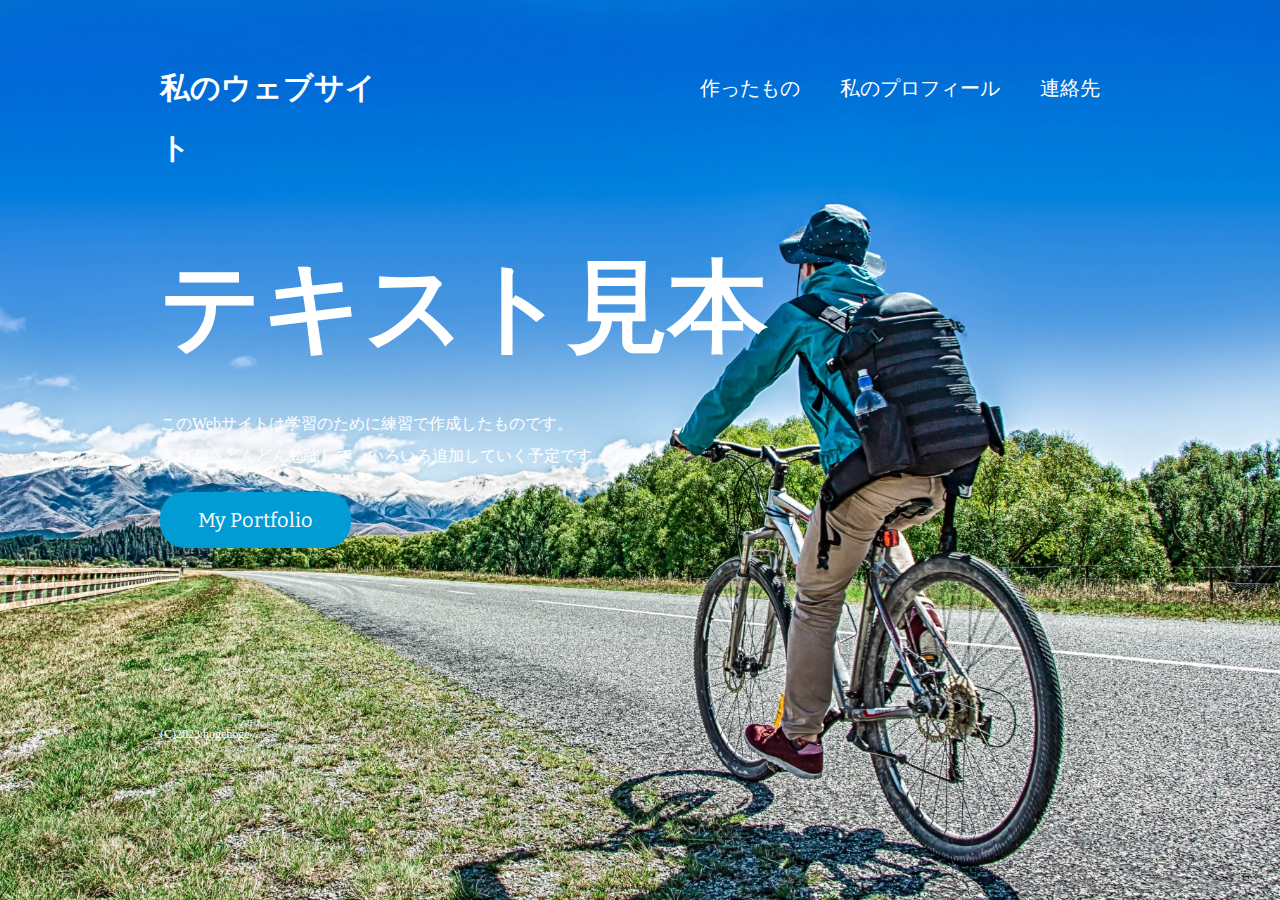
<file: index.html>
<!DOCTYPE html>
<html lang="ja">
    <head>
        <meta charset="UTF-8">
        <link href="css/style.css" rel="stylesheet">
        <link href="https://fonts.googleapis.com/css?family=Bitter:400,700" rel="stylesheet">
        <link href="favicon.ico" rel="shortcut icon">
        <title>myWebsite|私のウェブサイト</title>
    </head>
    <body id="index">
        <!-- headerの始まり -->
        <header>
            <div class="logo">
                <h1><a href="index.html">私のウェブサイト</a></h1>
            </div>
            <nav>
                <ul class="global-nav">
                    <li><a href="portfolio.html">作ったもの</a></li>
                    <li><a href="about.html">私のプロフィール</a></li>
                    <li><a href="contact.html">連絡先</a></li>
                </ul>
            </nav>
        </header>
        <!-- headerの終わり -->

        <!-- wrapの始まり -->
        <div id="wrap">
            <div class="content">
                <h1>テキスト見本</h1>
                <p>
                    このWebサイトは学習のために練習で作成したものです。<br>
                    これからどんどん勉強して、いろいろ追加していく予定です。
                </p>
                <p class="btn"><a href="portfolio.html">My Portfolio</a></p>
            </div>
        </div>
        <!-- wrapの終わり -->

        <!-- footerの始まり -->
        <footer>
            <small>(C)2023 hogehoge</small>
        </footer>
        <!-- footerの終わり -->
    </body>
</html>
</file>
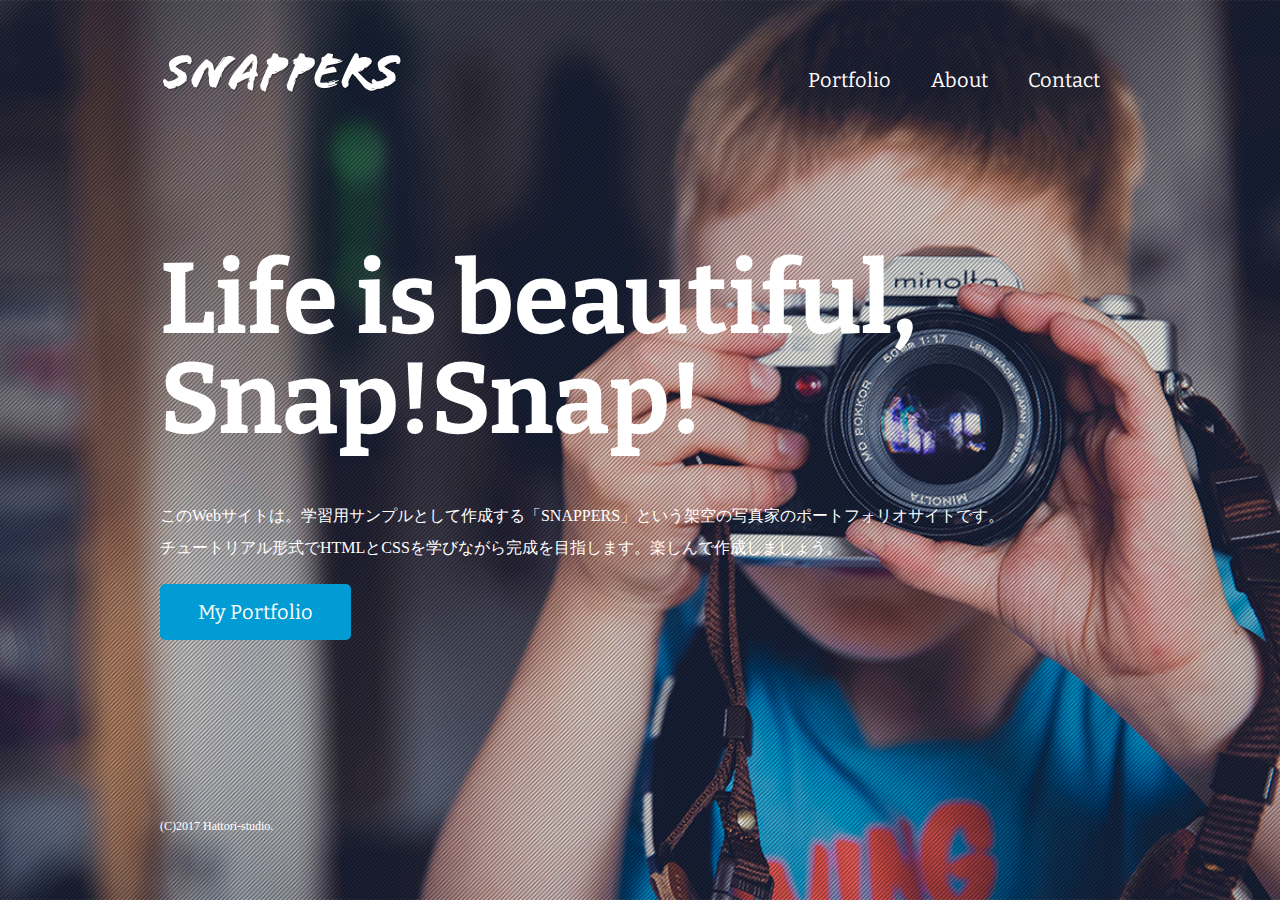
<file: snappers/index.html>
<!DOCTYPE html>
<html lang="ja">
    <head>
        <meta charset="UTF-8">
        <link href="css/style.css" rel="stylesheet">
        <link href="https://fonts.googleapis.com/css?family=Bitter:400,700" rel="stylesheet">
        <link href="favicon.ico" rel="shortcut icon">
        <title>風景写真家「SNAPPERS」Official Website</title>
    </head>
    <body id="index">
        <header>
            <div class="logo">
                <a href="index.html"><img src="images/logo.png" alt="SNAPPERS"></a>
            </div>
            <nav>
                <ul class="global-nav">
                    <li><a href="portfolio.html">Portfolio</a></li>
                    <li><a href="about.html">About</a></li>
                    <li><a href="contact.html">Contact</a></li>
                </ul>
            </nav>
        </header>
        <div id="wrap">
            <div class="content">
                <h1>Life is beautiful, Snap!Snap!</h1>
                <p>
                    このWebサイトは。学習用サンプルとして作成する「SNAPPERS」という架空の写真家のポートフォリオサイトです。<br>
                    チュートリアル形式でHTMLとCSSを学びながら完成を目指します。楽しんで作成しましょう。
                </p>
                <p class="btn"><a href="portfolio.html">My Portfolio</a></p>
            </div>
        </div>
        <footer>
            <small>(C)2017 Hattori-studio.</small>
        </footer>
    </body>
</html>
</file>
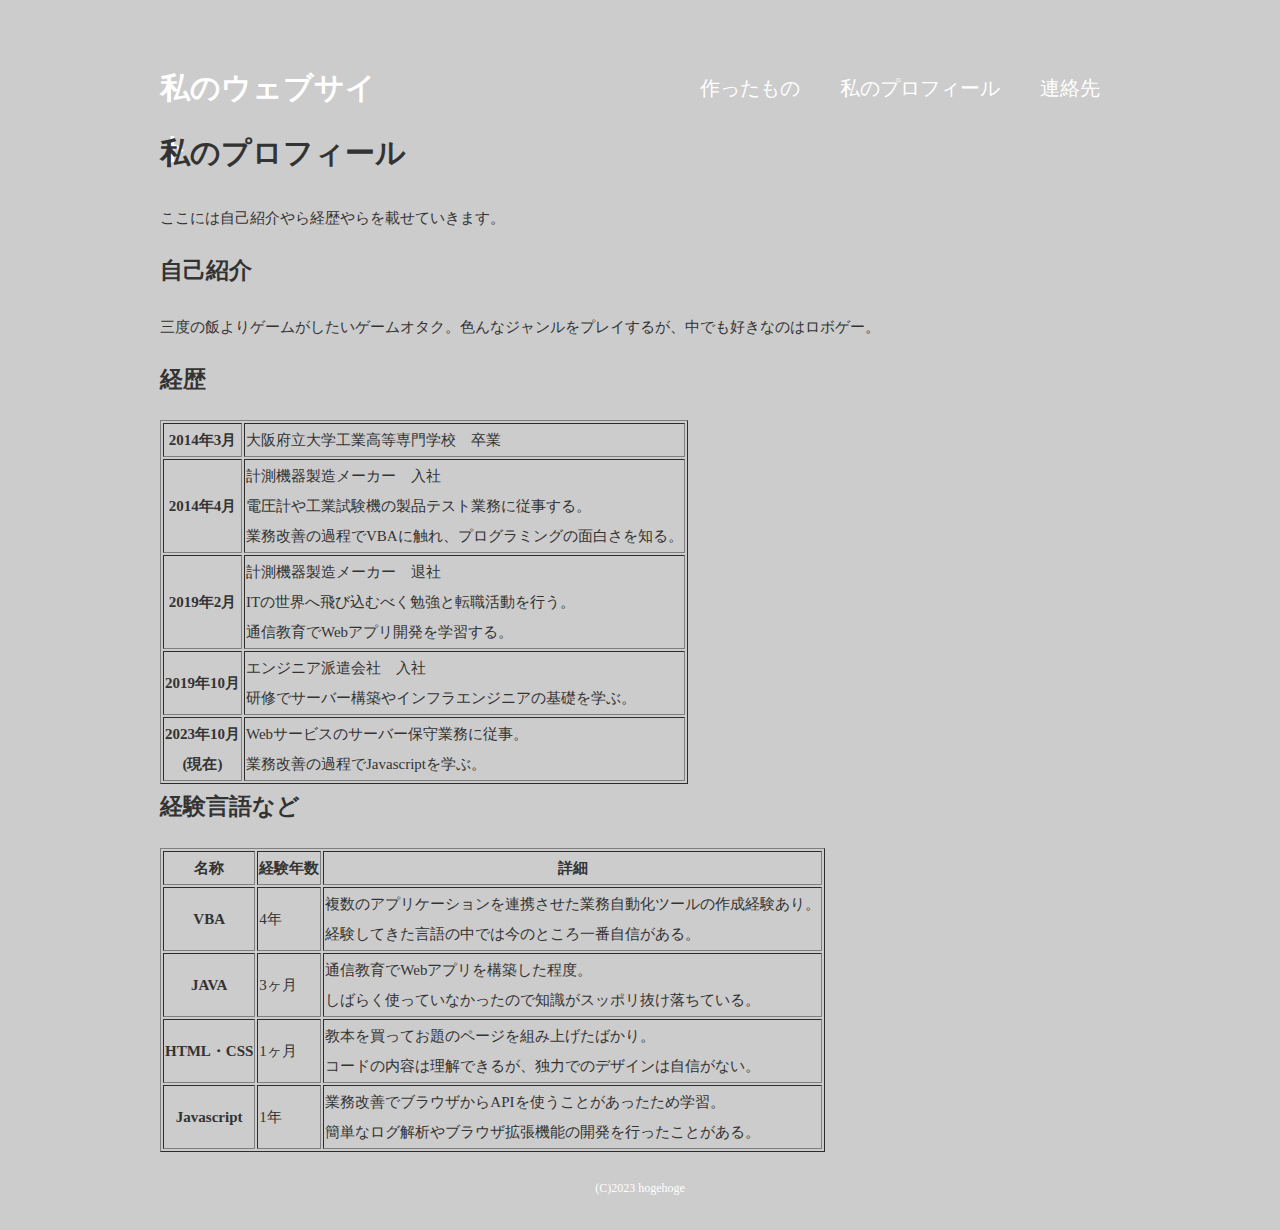
<file: about.html>
<!DOCTYPE html>
<html lang="ja">
    <head>
        <meta charset="UTF-8">
        <link href="css/style.css" rel="stylesheet">
        <link href="https://fonts.googleapis.com/css?family=Bitter:400,700" rel="stylesheet">
        <link href="favicon.ico" rel="shortcut icon">
        <title>私のプロフィール|私のウェブサイト</title>
    </head>
    <body id="about">
        <!-- headerの始まり -->
        <header>
            <div class="logo">
                <h1><a href="index.html">私のウェブサイト</a></h1>
            </div>
            <nav>
                <ul class="global-nav">
                    <li><a href="portfolio.html">作ったもの</a></li>
                    <li><a href="about.html">私のプロフィール</a></li>
                    <li><a href="contact.html">連絡先</a></li>
                </ul>
            </nav>
        </header>
        <!-- headerの終わり -->

        <!-- wrapの始まり -->
        <div id="wrap">
            <div class="content">
                <div class="main-center">
                    <h1>私のプロフィール</h1>
                    <p>ここには自己紹介やら経歴やらを載せていきます。</p>
                    <section class="profile clearfix">
                        <div class="profile-txt">
                            <h2 class="icon">自己紹介</h2>
                            <p>
                                三度の飯よりゲームがしたいゲームオタク。色んなジャンルをプレイするが、中でも好きなのはロボゲー。<br>
                            </p>
                        </div>
                    </section>
                    <section class="career">
                        <h2 class="icon">経歴</h2>
                        <table border="1">
                            <tr>
                                <th>2014年3月</th>
                                <td>大阪府立大学工業高等専門学校　卒業</td>
                            </tr>
                            <tr>
                                <th>2014年4月</th>
                                <td>計測機器製造メーカー　入社<br>電圧計や工業試験機の製品テスト業務に従事する。<br>業務改善の過程でVBAに触れ、プログラミングの面白さを知る。</td>
                            </tr>
                            <tr>
                                <th>2019年2月</th>
                                <td>計測機器製造メーカー　退社<br>ITの世界へ飛び込むべく勉強と転職活動を行う。<br>通信教育でWebアプリ開発を学習する。</td>
                            </tr>
                            <tr>
                                <th>2019年10月</th>
                                <td>エンジニア派遣会社　入社<br>研修でサーバー構築やインフラエンジニアの基礎を学ぶ。</td>
                            </tr>
                            <tr>
                                <th>2023年10月<br>(現在)</th>
                                <td>Webサービスのサーバー保守業務に従事。<br>業務改善の過程でJavascriptを学ぶ。</td>
                            </tr>
                        </table>
                    </section>
                    <section class="skill">
                        <h2 class="icon">経験言語など</h2>
                        <table border="1">
                            <tr>
                                <th>名称</th>
                                <th>経験年数</th>
                                <th>詳細</th>
                            </tr>
                            <tr>
                                <th>VBA</th>
                                <td>4年</td>
                                <td>複数のアプリケーションを連携させた業務自動化ツールの作成経験あり。<br>経験してきた言語の中では今のところ一番自信がある。</td>
                            </tr>
                            <tr>
                                <th>JAVA</th>
                                <td>3ヶ月</td>
                                <td>通信教育でWebアプリを構築した程度。<br>しばらく使っていなかったので知識がスッポリ抜け落ちている。</td>
                            </tr>
                            <tr>
                                <th>HTML・CSS</th>
                                <td>1ヶ月</td>
                                <td>教本を買ってお題のページを組み上げたばかり。<br>コードの内容は理解できるが、独力でのデザインは自信がない。</td>
                            </tr>
                            <tr>
                                <th>Javascript</th>
                                <td>1年</td>
                                <td>業務改善でブラウザからAPIを使うことがあったため学習。<br>簡単なログ解析やブラウザ拡張機能の開発を行ったことがある。</td>
                            </tr>
                        </table>
                    </section>
                </div>
            </div>
        </div>
        <!-- wrapの終わり -->

        <!-- footerの始まり -->
        <footer>
            <small>(C)2023 hogehoge</small>
        </footer>
        <!-- footerの終わり -->
    </body>
</html>
</file>
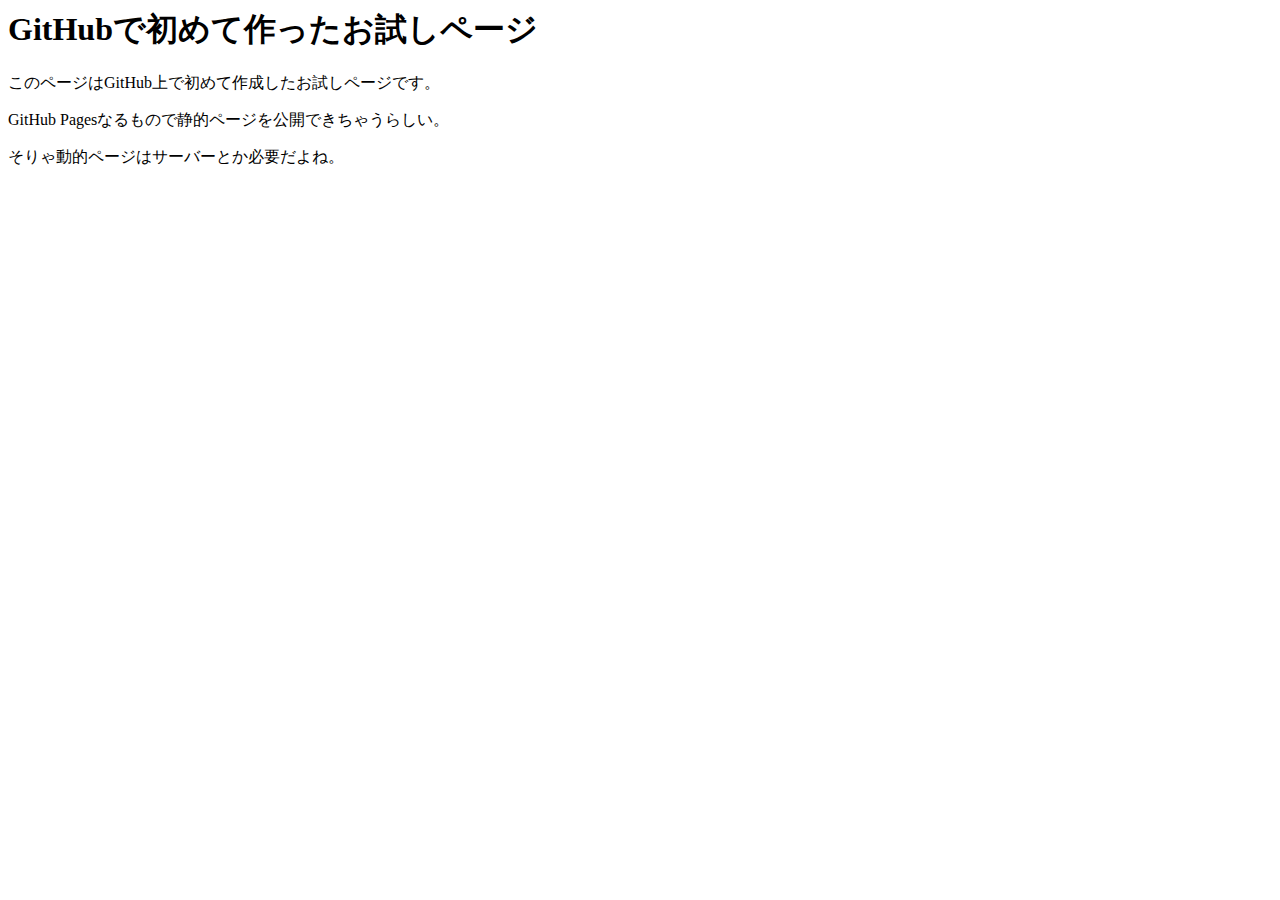
<file: otamesi.html>
<html lang="ja">
  <head>
    <meta charset="UTF-8">
    <title>GITHubで初めて作ったお試しページ</title>
  </head>
  <body>
    <h1>GitHubで初めて作ったお試しページ</h1>
    <p>このページはGitHub上で初めて作成したお試しページです。</p>
    <p>GitHub Pagesなるもので静的ページを公開できちゃうらしい。</p>
    <p>そりゃ動的ページはサーバーとか必要だよね。</p>
  </body>
</html>
</file>
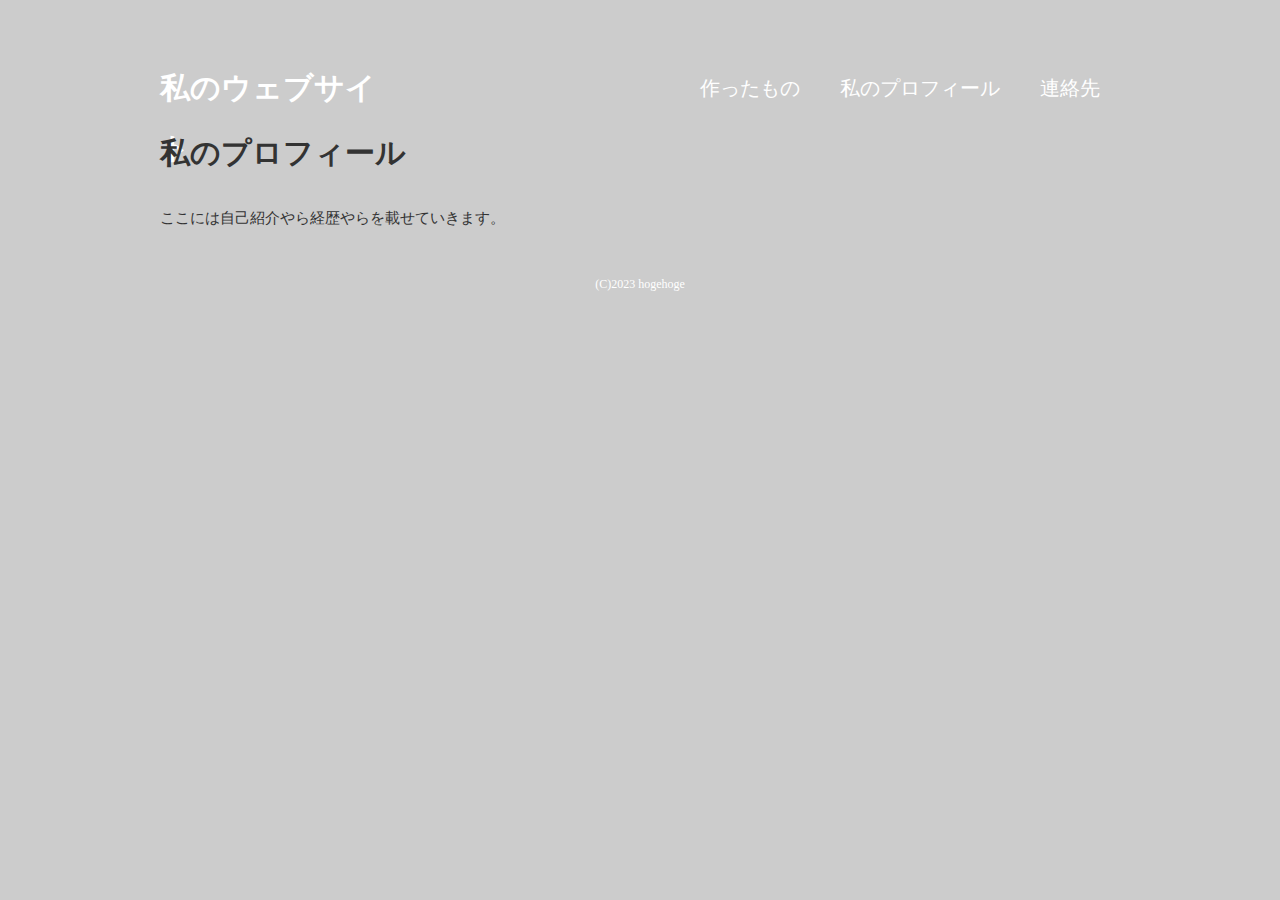
<file: profile.html>
<!DOCTYPE html>
<html lang="ja">
    <head>
        <meta charset="UTF-8">
        <link href="css/style.css" rel="stylesheet">
        <link href="https://fonts.googleapis.com/css?family=Bitter:400,700" rel="stylesheet">
        <link href="favicon.ico" rel="shortcut icon">
        <title>myWebsite|私のウェブサイト</title>
    </head>
    <body id="profile">
        <!-- headerの始まり -->
        <header>
            <div class="logo">
                <h1><a href="index.html">私のウェブサイト</a></h1>
            </div>
            <nav>
                <ul class="global-nav">
                    <li><a href="portfolio.html">作ったもの</a></li>
                    <li><a href="about.html">私のプロフィール</a></li>
                    <li><a href="contact.html">連絡先</a></li>
                </ul>
            </nav>
        </header>
        <!-- headerの終わり -->

        <!-- wrapの始まり -->
        <div id="wrap">
            <div class="content">
                <div class="main-center">
                    <h1>私のプロフィール</h1>
                    <p>ここには自己紹介やら経歴やらを載せていきます。</p>
                </div>
            </div>
        </div>
        <!-- wrapの終わり -->

        <!-- footerの始まり -->
        <footer>
            <small>(C)2023 hogehoge</small>
        </footer>
        <!-- footerの終わり -->
    </body>
</html>
</file>
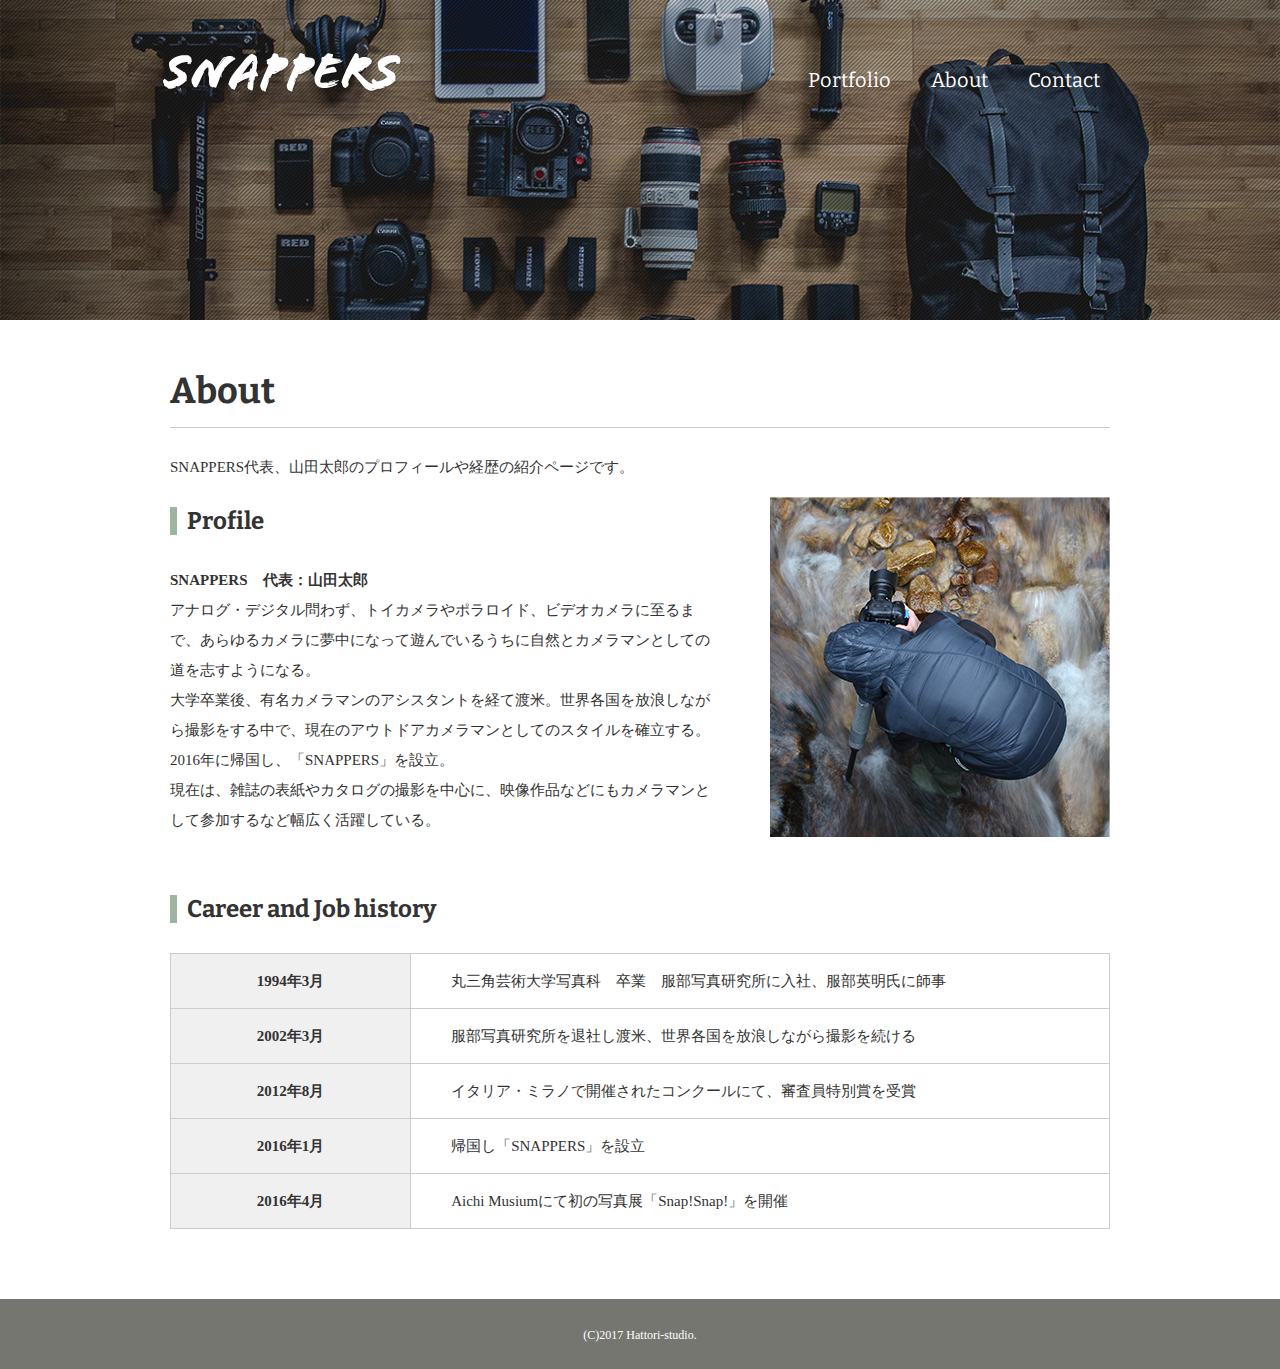
<file: snappers/about.html>
<!DOCTYPE html>
<html lang="ja">
    <head>
        <meta charset="UTF-8">
        <link href="css/style.css" rel="stylesheet">
        <link href="https://fonts.googleapis.com/css?family=Bitter:400,700" rel="stylesheet">
        <link href="favicon.ico" rel="shortcut icon">
        <title>About | 風景写真家「SNAPPERS」</title>
    </head>
    <body id="about">
        <header>
            <div class="logo">
                <a href="index.html"><img src="images/logo.png" alt="SNAPPERS"></a>
            </div>
            <nav>
                <ul class="global-nav">
                    <li><a href="portfolio.html">Portfolio</a></li>
                    <li><a href="about.html">About</a></li>
                    <li><a href="contact.html">Contact</a></li>
                </ul>
            </nav>
        </header>
        <div id="wrap">
            <div class="content">
                <div class="main-center">
                    <h1>About</h1>
                    <p>SNAPPERS代表、山田太郎のプロフィールや経歴の紹介ページです。</p>
                    <section class="profile clearfix">
                        <div class="profile-txt">
                            <h2 class="icon">Profile</h2>
                            <p>
                                <span>SNAPPERS　代表：山田太郎</span><br>
                                アナログ・デジタル問わず、トイカメラやポラロイド、ビデオカメラに至るまで、あらゆるカメラに夢中になって遊んでいるうちに自然とカメラマンとしての道を志すようになる。<br>
                                大学卒業後、有名カメラマンのアシスタントを経て渡米。世界各国を放浪しながら撮影をする中で、現在のアウトドアカメラマンとしてのスタイルを確立する。2016年に帰国し、「SNAPPERS」を設立。<br>
                                現在は、雑誌の表紙やカタログの撮影を中心に、映像作品などにもカメラマンとして参加するなど幅広く活躍している。
                            </p>
                        </div>
                        <img src="images/about-profile.png" alt="山田太郎プロフィール画像" class="profile-image">
                    </section>
                    <section class="career">
                        <h2 class="icon">Career and Job history</h2>
                        <table>
                            <tr>
                                <th>1994年3月</th>
                                <td>丸三角芸術大学写真科　卒業　服部写真研究所に入社、服部英明氏に師事</td>
                            </tr>
                            <tr>
                                <th>2002年3月</th>
                                <td>服部写真研究所を退社し渡米、世界各国を放浪しながら撮影を続ける</td>
                            </tr>
                            <tr>
                                <th>2012年8月</th>
                                <td>イタリア・ミラノで開催されたコンクールにて、審査員特別賞を受賞</td>
                            </tr>
                            <tr>
                                <th>2016年1月</th>
                                <td>帰国し「SNAPPERS」を設立</td>
                            </tr>
                            <tr>
                                <th>2016年4月</th>
                                <td>Aichi Musiumにて初の写真展「Snap!Snap!」を開催</td>
                            </tr>
                        </table>
                    </section>
                </div>
            </div>
        </div>
        <footer>
            <small>(C)2017 Hattori-studio.</small>
        </footer>
    </body>
</html>
</file>
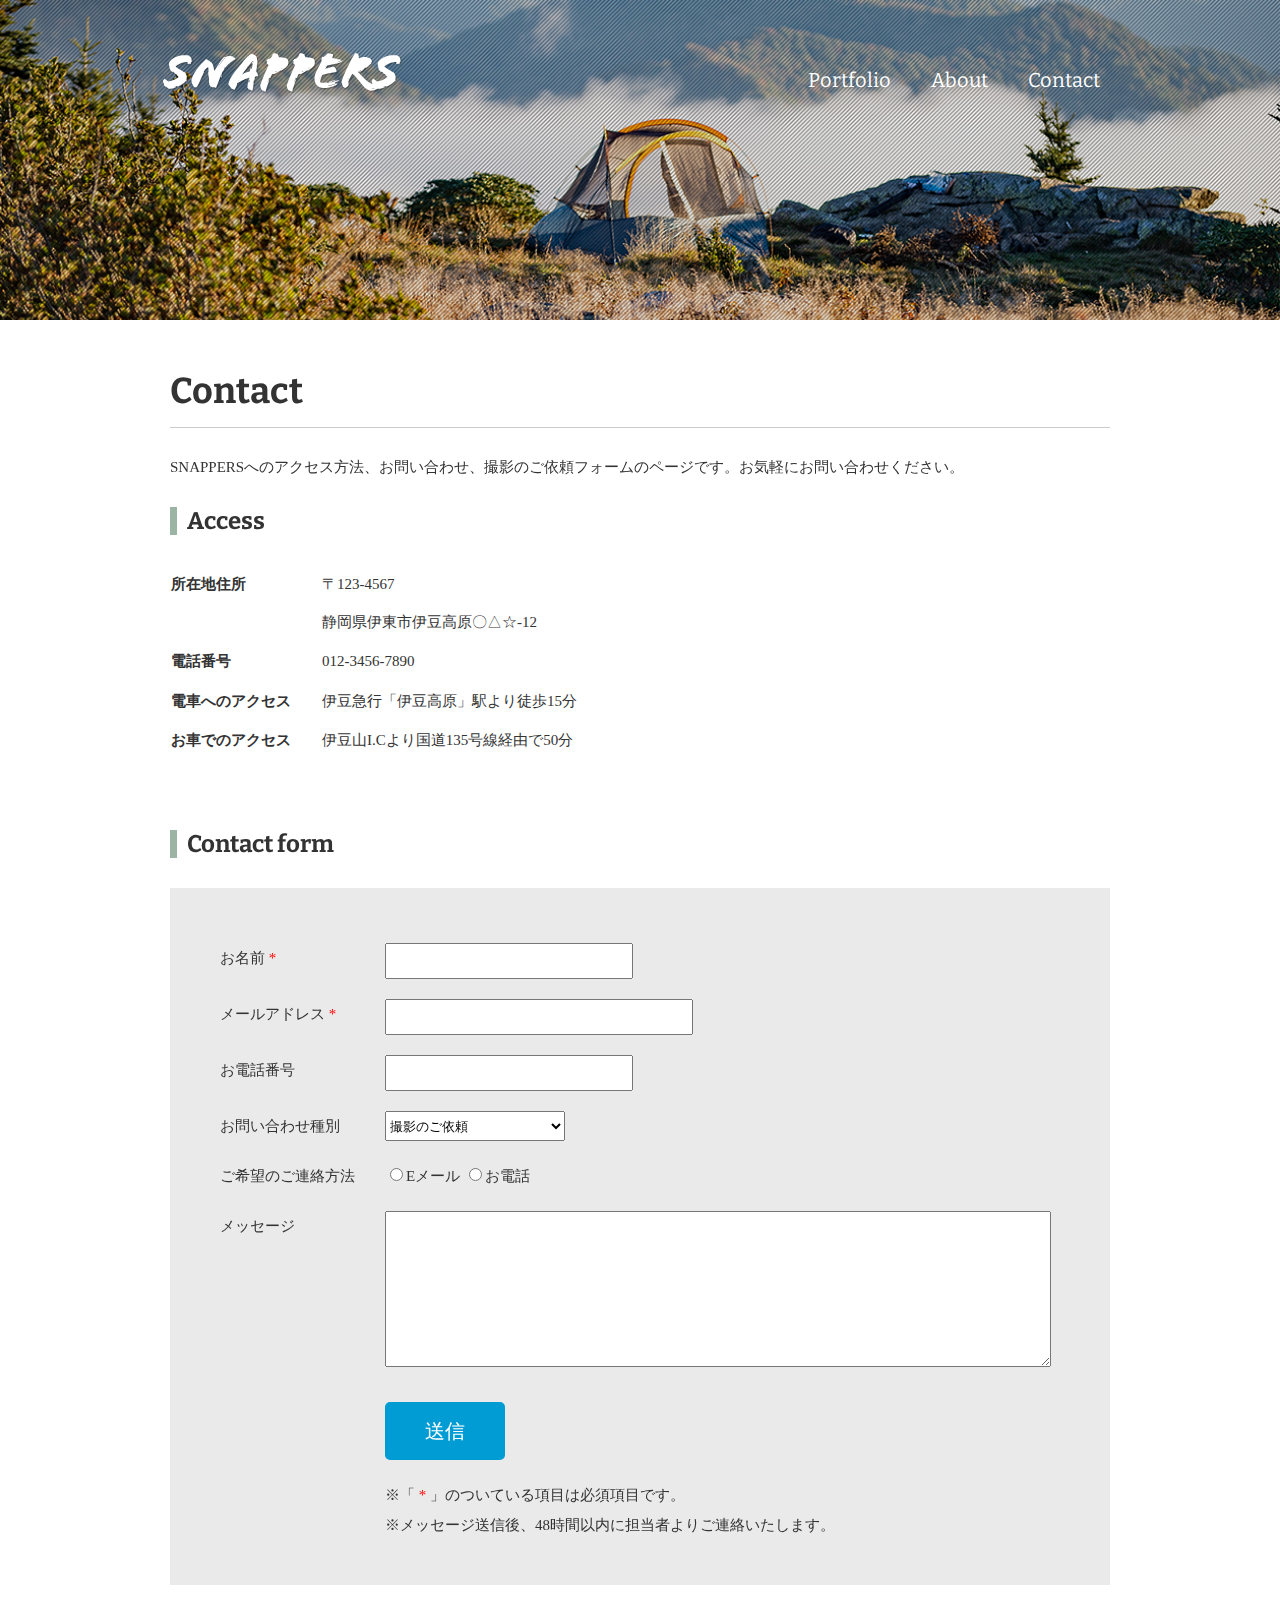
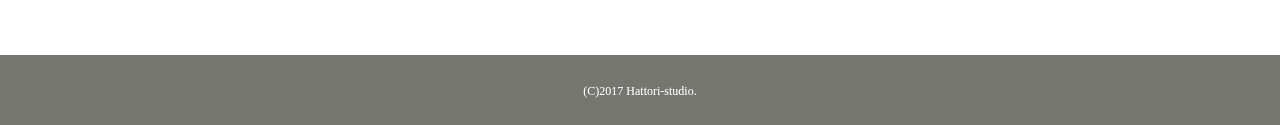
<file: snappers/contact.html>
<!DOCTYPE html>
<html lang="ja">
    <head>
        <meta charset="UTF-8">
        <link href="css/style.css" rel="stylesheet">
        <link href="https://fonts.googleapis.com/css?family=Bitter:400,700" rel="stylesheet">
        <link href="favicon.ico" rel="shortcut icon">
        <title>Contact|風景写真家「SNAPPERS」</title>
    </head>
    <body id="contact">
        <header>
            <div class="logo">
                <a href="index.html"><img src="images/logo.png" alt="SNAPPERS"></a>
            </div>
            <nav>
                <ul class="global-nav">
                    <li><a href="portfolio.html">Portfolio</a></li>
                    <li><a href="about.html">About</a></li>
                    <li><a href="contact.html">Contact</a></li>
                </ul>
            </nav>
        </header>
        <div id="wrap">
            <div class="content">
                <div class="main-center">
                    <h1>Contact</h1>
                    <p>SNAPPERSへのアクセス方法、お問い合わせ、撮影のご依頼フォームのページです。お気軽にお問い合わせください。</p>
                    <section class="access clearfix">
                        <h2 class="icon">Access</h2>
                        <table>
                            <tr>
                                <th>所在地住所</th>
                                <td>〒123-4567<br>静岡県伊東市伊豆高原〇△☆-12</td>
                            </tr>
                            <tr>
                                <th>電話番号</th>
                                <td>012-3456-7890</td>
                            </tr>
                            <tr>
                                <th>電車へのアクセス</th>
                                <td>伊豆急行「伊豆高原」駅より徒歩15分</td>
                            </tr>
                            <tr>
                                <th>お車でのアクセス</th>
                                <td>伊豆山I.Cより国道135号線経由で50分</td>
                            </tr>
                        </table>
                        <iframe src="https://www.google.com/maps/embed?pb=!1m18!1m12!1m3!1d2752.3652445197486!2d139.1054082607656!3d34.878023176818296!2m3!1f0!2f0!3f0!3m2!1i1024!2i768!4f13.1!3m3!1m2!1s0x6019dc91e6c93e4f%3A0xae7aa327d6680a4!2z5LyK6LGG6auY5Y6f6aeF!5e0!3m2!1sja!2sjp!4v1692862246973!5m2!1sja!2sjp" width="460" height="220" style="border:0;" allowfullscreen="" loading="lazy" referrerpolicy="no-referrer-when-downgrade"></iframe>
                    </section>
                    <section>
                        <h2 class="icon">Contact form</h2>
                        <div class="form">
                            <form>
                                <dl>
                                    <dt><span class="required">お名前</span></dt>
                                    <dd><input type="text" name="name" class="name" required></dd>
                                    <dt><span class="required">メールアドレス</span></dt>
                                    <dd><input type="email" class="email" required></dd>
                                    <dt>お電話番号</dt>
                                    <dd><input type="tel" name="tel" class="tel"></dd>
                                    <dt>お問い合わせ種別</dt>
                                    <dd>
                                        <select name="type" class="type">
                                            <option value="撮影のご依頼">撮影のご依頼</option>
                                            <option value="講演・各種メディア出演のご依頼">講演・各種メディア出演のご依頼</option>
                                            <option value="その他お問い合わせ">その他お問い合わせ</option>
                                        </select>
                                    </dd>
                                    <dt>ご希望のご連絡方法</dt>
                                    <dd>
                                        <input type="radio" name="contact" value="Eメール">Eメール
                                        <input type="radio" name="contact" value="お電話">お電話
                                    </dd>
                                    <dt>メッセージ</dt>
                                    <dd>
                                        <textarea name="message" class="message"></textarea>
                                    </dd>
                                </dl>
                                <button type="submit" class="btn">送信</button>
                            </form>
                            <div class="attention">
                                <p>※「<span class="required"></span>」のついている項目は必須項目です。<br>※メッセージ送信後、48時間以内に担当者よりご連絡いたします。</p>
                            </div>
                        </div>
                    </section>
                </div>
            </div>
        </div>
        <footer>
            <small>(C)2017 Hattori-studio.</small>
        </footer>
    </body>
</html>
</file>
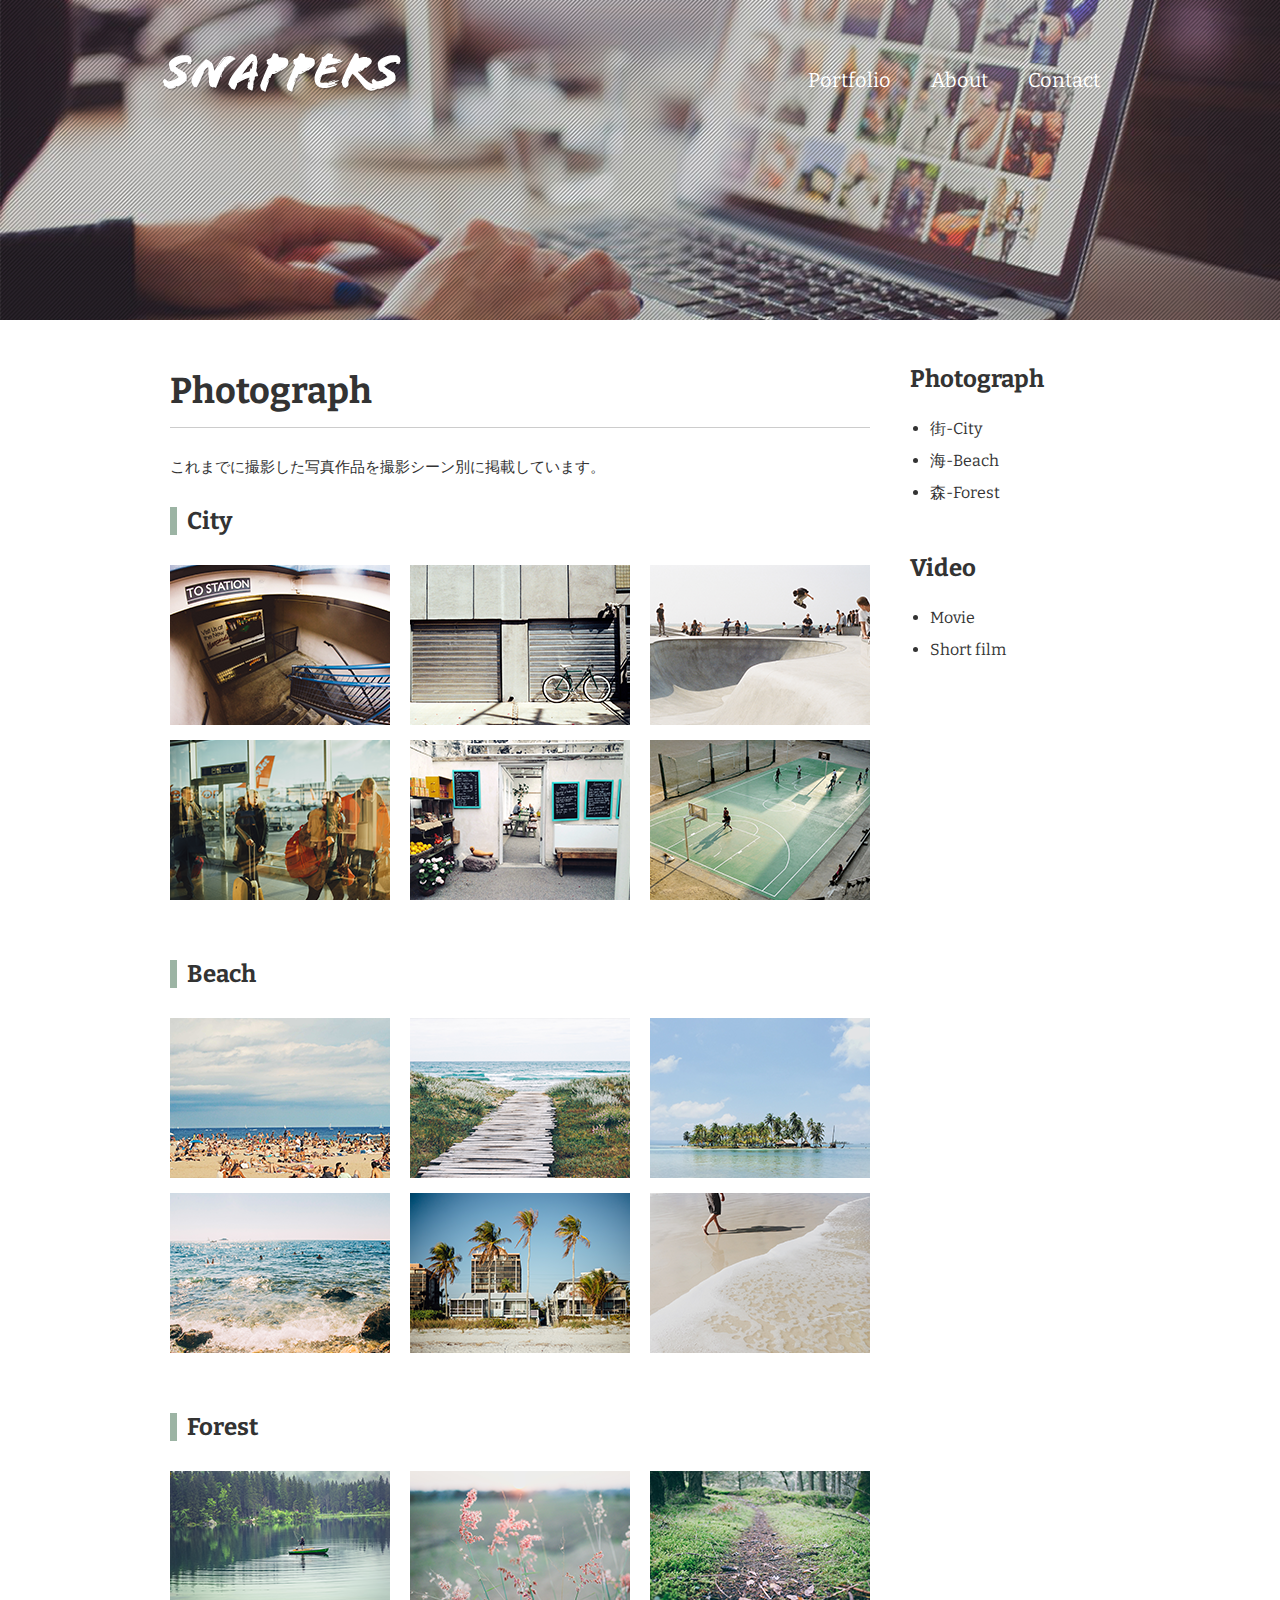
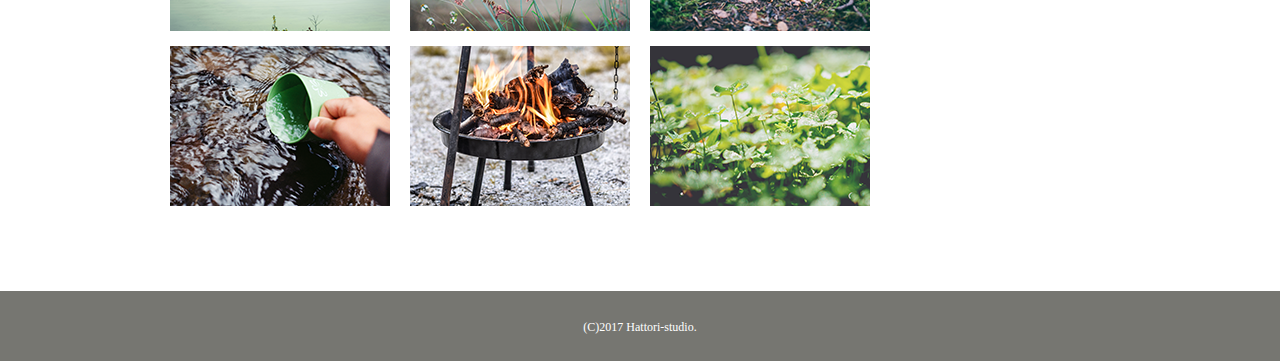
<file: snappers/photograph.html>
<!DOCTYPE html>
<html lang="ja">
    <head>
        <meta charset="UTF-8">
        <link href="css/style.css" rel="stylesheet">
        <link href="https://fonts.googleapis.com/css?family=Bitter:400,700" rel="stylesheet">
        <link href="favicon.ico" rel="shortcut icon">
        <title>Photograph|風景写真家「SNAPPERS」</title>
    </head>
    <body id="photograph">
        <header>
            <div class="logo">
                <a href="index.html"><img src="images/logo.png" alt="SNAPPERS"></a>
            </div>
            <nav>
                <ul class="global-nav">
                    <li><a href="portfolio.html">Portfolio</a></li>
                    <li><a href="about.html">About</a></li>
                    <li><a href="contact.html">Contact</a></li>
                </ul>
            </nav>
        </header>
        <div id="wrap" class="clearfix">
            <div class="content">
                <div class="main">
                    <h1>Photograph</h1>
                    <p>これまでに撮影した写真作品を撮影シーン別に掲載しています。</p>
                    <section id="city">
                        <h2 class="icon">City</h2>
                        <ul class="clearfix photograph-list">
                            <li><img src="images/photograph-city-01.png" alt="駅への階段"></li>
                            <li><img src="images/photograph-city-02.png" alt="自転車とシャッター"></li>
                            <li><img src="images/photograph-city-03.png" alt="スケートパーク"></li>
                            <li><img src="images/photograph-city-04.png" alt="エアポート"></li>
                            <li><img src="images/photograph-city-05.png" alt="雑貨を扱う店舗"></li>
                            <li><img src="images/photograph-city-06.png" alt="ストリートバスケ"></li>
                        </ul>
                    </section>
                    <section id="beach">
                        <h2 class="icon">Beach</h2>
                        <ul class="clearfix photograph-list">
                            <li><img src="images/photograph-beach-01.png" alt="海水浴場"></li>
                            <li><img src="images/photograph-beach-02.png" alt="ビーチへ続く道"></li>
                            <li><img src="images/photograph-beach-03.png" alt="離れ小島"></li>
                            <li><img src="images/photograph-beach-04.png" alt="岩場と波"></li>
                            <li><img src="images/photograph-beach-05.png" alt="ヤシの木"></li>
                            <li><img src="images/photograph-beach-06.png" alt="波打ち際"></li>
                        </ul>
                    </section>
                    <section id="forest">
                        <h2 class="icon">Forest</h2>
                        <ul class="clearfix photograph-list">
                            <li><img src="images/photograph-forest-01.png" alt="池と小舟"></li>
                            <li><img src="images/photograph-forest-02.png" alt="可憐な花"></li>
                            <li><img src="images/photograph-forest-03.png" alt="森の小径"></li>
                            <li><img src="images/photograph-forest-04.png" alt="清流をカップで掬う"></li>
                            <li><img src="images/photograph-forest-05.png" alt="焚き火台"></li>
                            <li><img src="images/photograph-forest-06.png" alt="新芽と若葉"></li>
                        </ul>
                    </section>
                </div>
                <aside class="sidebar">
                    <section>
                        <h2>Photograph</h2>
                        <ul>
                            <li><a href="photograph.html#city">街-City</a></li>
                            <li><a href="photograph.html#beach">海-Beach</a></li>
                            <li><a href="photograph.html#forest">森-Forest</a></li>
                        </ul>
                    </section>
                    <section>
                        <h2>Video</h2>
                        <ul>
                            <li><a href="video.html#movie">Movie</a></li>
                            <li><a href="video.html#short-film">Short film</a></li>
                        </ul>
                    </section>
                </sidebar>
            </div>
        </div>
        <footer>
            <small>(C)2017 Hattori-studio.</small>
        </footer>
    </body>
</html>
</file>
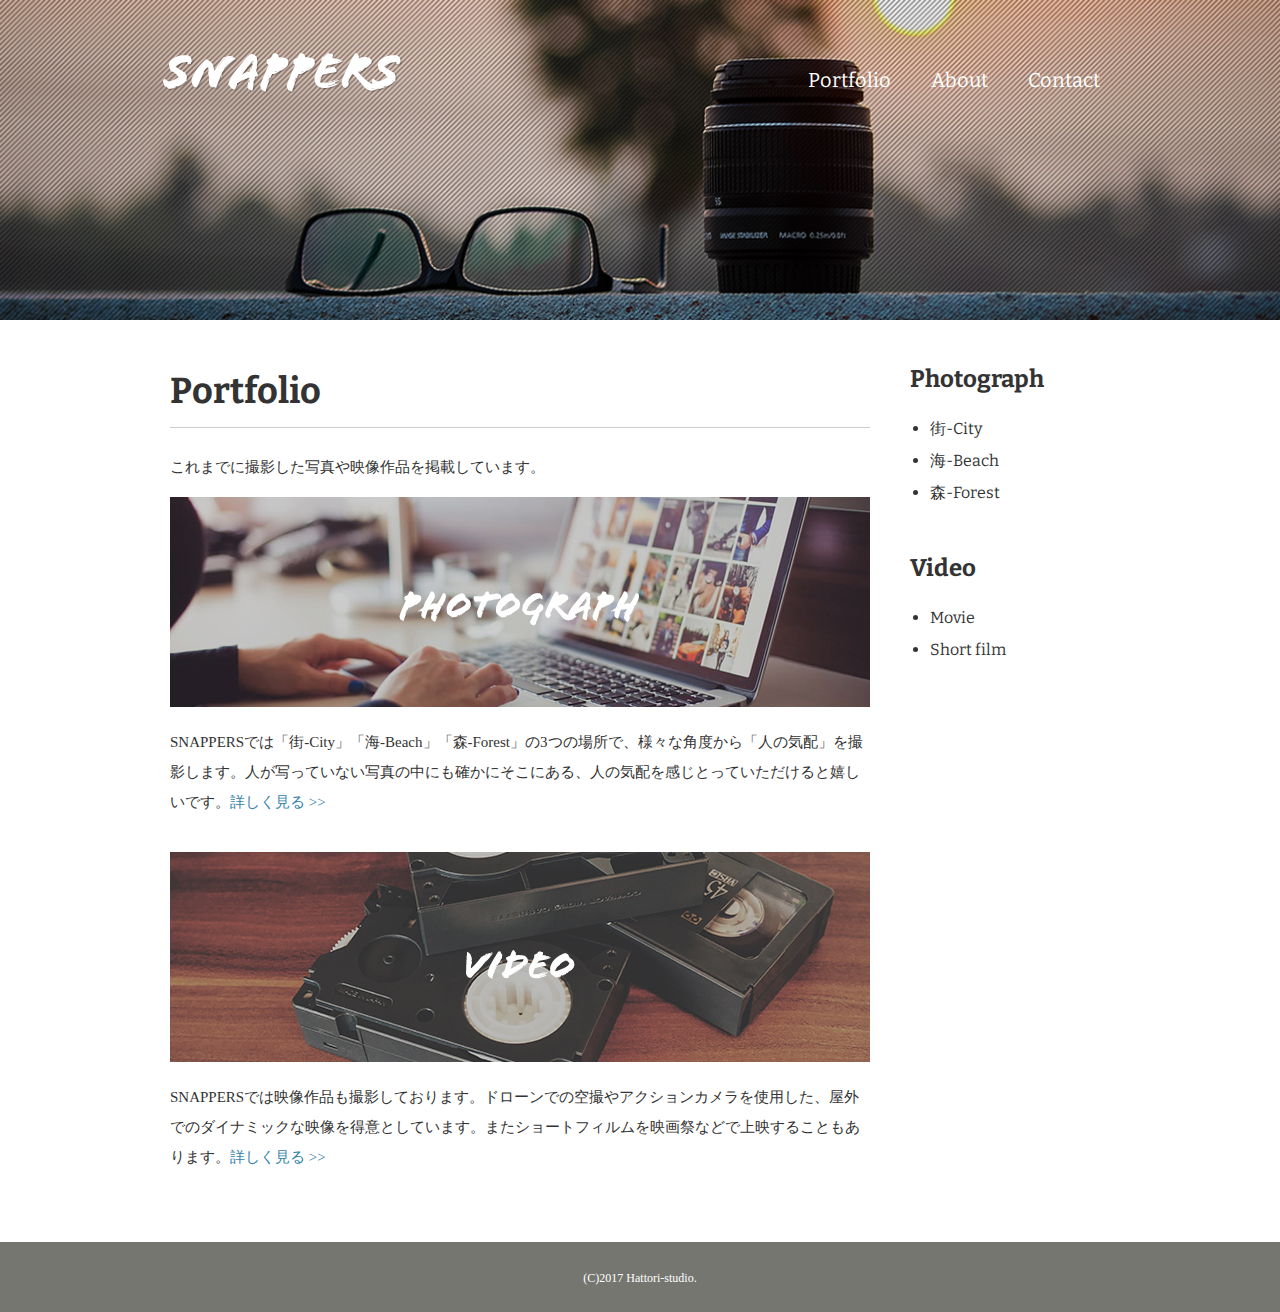
<file: snappers/portfolio.html>
<!DOCTYPE html>
<html lang="ja">
    <head>
        <meta charset="UTF-8">
        <meta name="viewport" content="width=device-width, initial-scale=1">
        <link href="css/style.css" rel="stylesheet">
        <link href="https://fonts.googleapis.com/css?family=Bitter:400,700" rel="stylesheet">
        <link href="favicon.ico" rel="shortcut icon">
        <title>Portfolio|風景写真家「SNAPPERS」</title>
    </head>
    <body id="portfolio">
        <header>
            <div class="logo">
                <a href="index.html"><img src="images/logo.png" alt="SNAPPERS"></a>
            </div>
            <nav>
                <ul class="global-nav">
                    <li><a href="portfolio.html">Portfolio</a></li>
                    <li><a href="about.html">About</a></li>
                    <li><a href="contact.html">Contact</a></li>
                </ul>
            </nav>
        </header>
        <div id="wrap" class="clearfix">
            <div class="content">
                <div class="main">
                    <h1>Portfolio</h1>
                    <p>これまでに撮影した写真や映像作品を掲載しています。</p>
                    <section>
                        <h2><a href="photograph.html"><img src="images/portfolio-photo.jpg" alt="PHOTOGRAPH"></a></h2>
                        <p>SNAPPERSでは「街-City」「海-Beach」「森-Forest」の3つの場所で、様々な角度から「人の気配」を撮影します。人が写っていない写真の中にも確かにそこにある、人の気配を感じとっていただけると嬉しいです。<a href="photograph.html">詳しく見る >></a></p>
                    </section>
                    <section>
                        <h2><a href="video.html"><img src="images/portfolio-video.jpg" alt="VIDEO"></a></h2>
                        <p>SNAPPERSでは映像作品も撮影しております。ドローンでの空撮やアクションカメラを使用した、屋外でのダイナミックな映像を得意としています。またショートフィルムを映画祭などで上映することもあります。<a href="video.html">詳しく見る >></a></p>
                    </section>
                </div>
                <aside class="sidebar">
                    <section>
                        <h2>Photograph</h2>
                        <ul>
                            <li><a href="photograph.html#city">街-City</a></li>
                            <li><a href="photograph.html#beach">海-Beach</a></li>
                            <li><a href="photograph.html#forest">森-Forest</a></li>
                        </ul>
                    </section>
                    <section>
                        <h2>Video</h2>
                        <ul>
                            <li><a href="video.html#movie">Movie</a></li>
                            <li><a href="video.html#short-film">Short film</a></li>
                        </ul>
                    </section>
                </aside>
            </div>
        </div>
        <footer>
            <small>(C)2017 Hattori-studio.</small>
        </footer>
    </body>
</html>
</file>
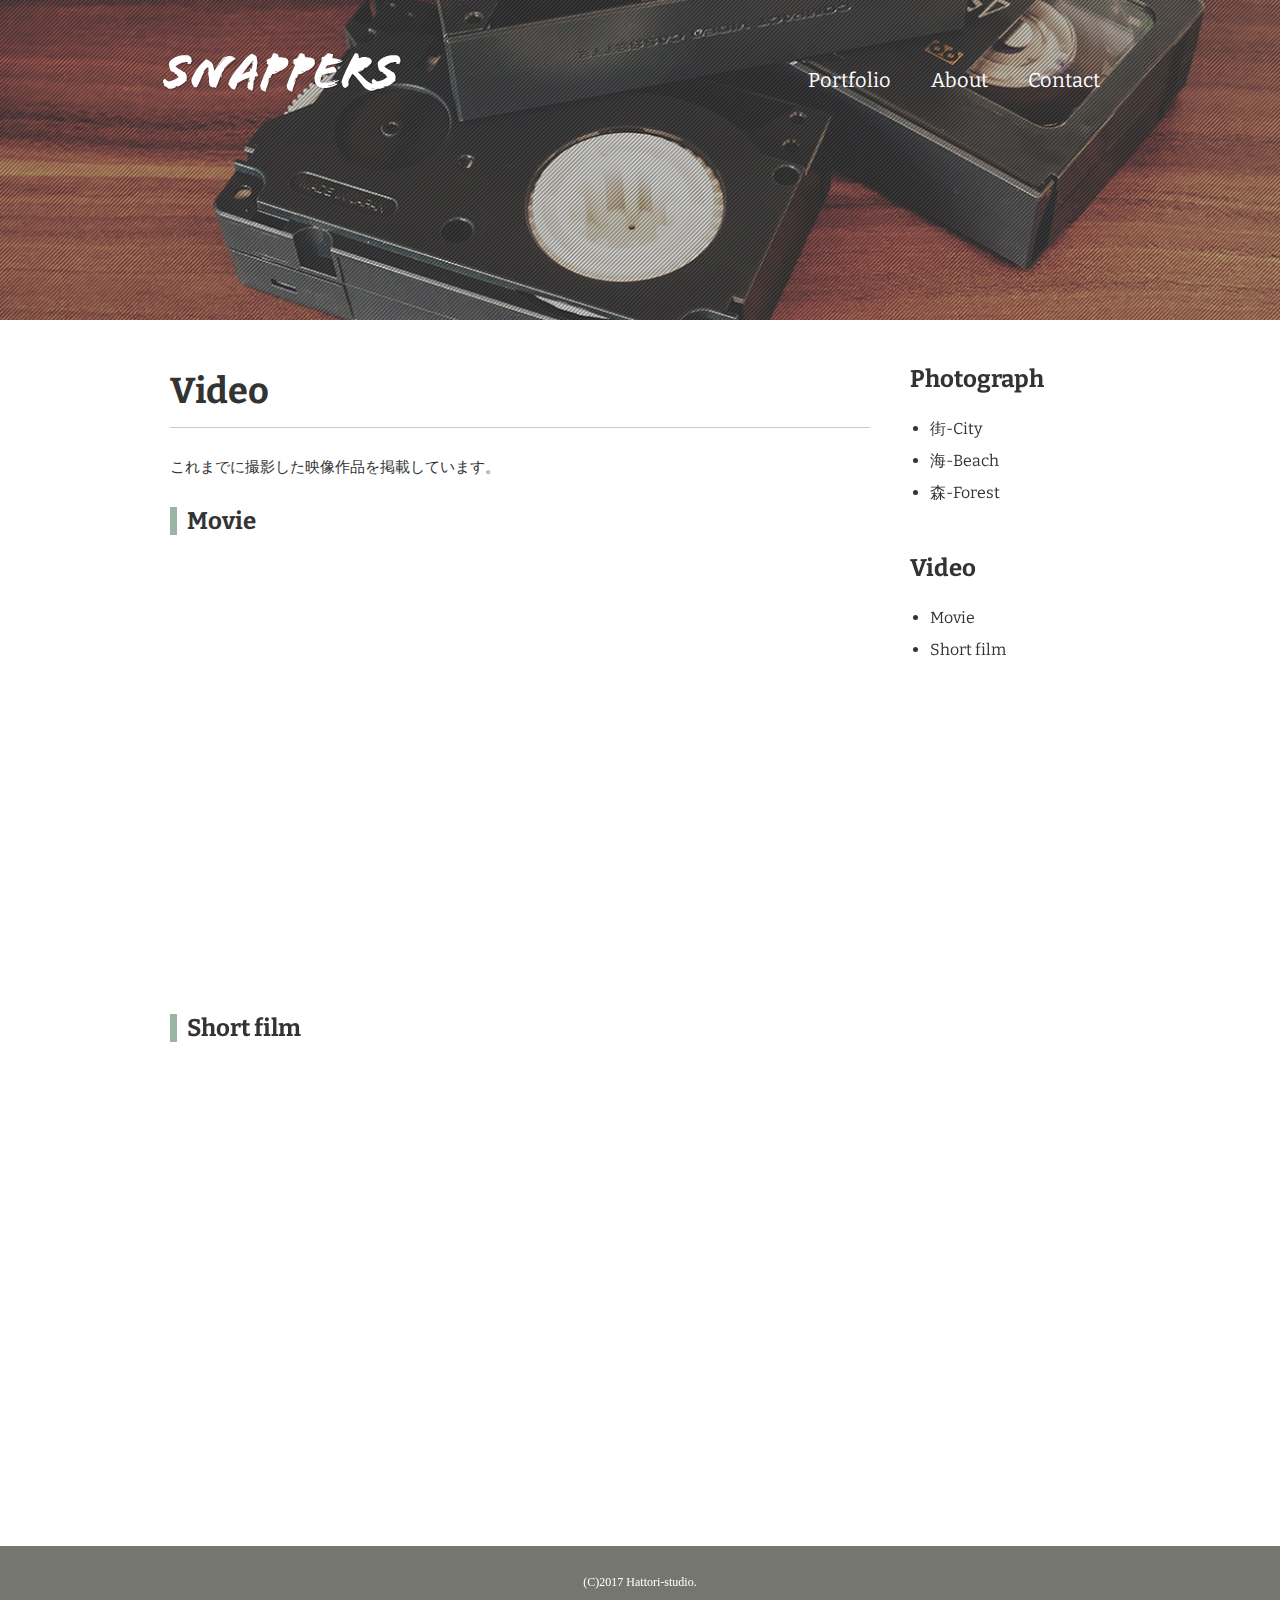
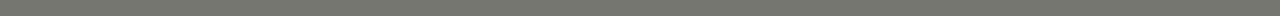
<file: snappers/video.html>
<!DOCTYPE html>
<html>
    <head>
        <meta charset="UTF-8">
        <title>Video｜風景写真家「SNAPPERS」</title>
        <link href="https://fonts.googleapis.com/css?family=Bitter:400,700" rel="stylesheet">
        <link href="css/style.css" rel="stylesheet">
    </head>
    <body id="video">
        <!-- header始まり -->
        <header>
            <div class="logo">
                <a href="index.html"><img src="images/logo.png" alt="SNAPPERS"></a>
            </div>
            <nav>
                <ul class="global-nav">
                    <li><a href="portfolio.html">Portfolio</a></li>
                    <li><a href="about.html">About</a></li>
                    <li><a href="contact.html">Contact</a></li>
                </ul>
            </nav>
        </header>
        <!-- header終わり -->
        <!-- wrap始まり -->
        <div id="wrap" class="clearfix">
            <div class="content">
                <div class="main">
                    <h1>Video</h1>
                    <p>これまでに撮影した映像作品を掲載しています。</p>
                    <section id="movie">
                        <h2 class="icon">Movie</h2>
                        <iframe width="700" height="394" src="https://www.youtube.com/embed/DgNOX9lfck8?si=qdoHn2MXBNQTJmWY" title="YouTube video player" frameborder="0" allow="accelerometer; autoplay; clipboard-write; encrypted-media; gyroscope; picture-in-picture; web-share" allowfullscreen></iframe>
                    </section>
                    <section id="short-film">
                        <h2 class="icon">Short film</h2>
                        <iframe width="700" height="394" src="https://www.youtube.com/embed/NSojQoROjHk?si=QwBe8fgxhI3whlIn" title="YouTube video player" frameborder="0" allow="accelerometer; autoplay; clipboard-write; encrypted-media; gyroscope; picture-in-picture; web-share" allowfullscreen></iframe>
                    </section>
                </div>
                <aside class="sidebar">
                    <section>
                        <h2>Photograph</h2>
                        <ul>
                            <li><a href="photograph.html#city">街-City</a></li>
                            <li><a href="photograph.html#beach">海-Beach</a></li>
                            <li><a href="photograph.html#forest">森-Forest</a></li>
                        </ul>
                    </section>
                    <section>
                        <h2>Video</h2>
                        <ul>
                            <li><a href="video.html#movie">Movie</a></li>
                            <li><a href="video.html#short">Short film</a></li>
                        </ul>
                    </section>
                </aside>
            </div>
        </div>
        <!-- wrap終わり -->
        <!-- footer始まり -->
        <footer>
            <small>(C)2017 Hattori-studio.</small>
        </footer>
        <!-- footer終わり -->
    </body>
</html>
</file>
<file: css/style.css>
@charset "utf-8";
/* ベースとなるスタイル設定 */
body {
    magin: 0;
    padding: 0;
    background-color: #cccccc;
    color: #333333;
    font-size: 15px;
    line-height: 2;
}



/* ブラウザの既定スタイルの解除 */
p, h1, h2, h3, h4, h5, h6 {
    margin-top: 0;
}

img {
    vertical-align: bottom;
}



/* リンクの書式と装飾 */
a {
    color: #3583aa;
    text-decoration: none;
}

a:visited {
    color: #788d98;
}

a:hover {
    text-decoration: underline;
}



/* ヘッダーのスタイル設定 */
header {
    width: 960px;
    height: 100px;
    margin: 0 auto;
}

.logo {
    float: left;
    margin-top: 50px;
}

.logo h1 {
    width: 245px;
    height: 45px;
    margin: 0 auto;
}

.logo a {
    color: #ffffff;
    text-decoration:  none;
}

.global-nav {
    float: right;
    margin-top: 60px;
}

.global-nav li {
    float: left;
    margin: 0 20px;
    font-size: 20px;
    list-style: none;
    font-family: 'Bitter', serif;
}

.global-nav li a {
    color: #ffffff;
}

.global-nav li a:hover {
    border-bottom: 2px solid #ffffff;
    padding-bottom: 3px;
    text-decoration: none;
}

/* コンテンツエリアのスタイル設定 */
#wrap {
    clear: both;
}

.content {
    width: 960px;
    margin: 0 auto;
}

/* フッターのスタイル設定 */
footer {
    text-align: center;
    color: #ffffff;
    padding: 20px 0;
}

footer small {
    font-size: 12px;
}

/* indexページのスタイル設定 */
/* h1をロゴの代わりにしてるので、除外設定をしている。 */
#index .content h1 {
    font-size: 100px;
    line-height: 1;
    color: #ffffff;
    font-family: 'Bitter', serif;
    margin-bottom: 50px;
}

#index .content {
    margin-top: 150px;
}

#index p {
    font-size: 16px;
    color: #ffffff;
}

.btn a {
    background-color: #009cd3;
    color: #ffffff;
    font-size: 20px;
    font-family: 'Bitter', serif;
    width: 185px;
    display: block;
    text-align: center;
    line-height: 50px;
    margin-top: 20px;
    border-radius: 25px;
    border: 3px solid #009cd3;
}

.btn a:hover {
    text-decoration: none;
    background-color: #ffffff;
    color: #009cd3;
}

#index footer {
    width: 960px;
    margin: 150px auto 0 auto;
    text-align: left;
}

#index {
    background-image: url(../images/bg-index-m.jpg);
    background-repeat: no-repeat;
    background-position: center, center;
    background-attachment: fixed;
    background-size: cover;
}
</file>
<file: snappers/css/style.css>
@charset "UTF-8";

body {
    margin: 0;
    padding: 0;
    background-color: #cccccc;
    color: #333333;
    font-size: 15px;
    line-height: 2;
}

p,h1,h2,h3,h4,h5,h6 {
    margin-top: 0;
}

img {
    vertical-align: bottom;
}

ul {
    margin: 0;
    padding: 0;
}

a {
    color: #3583aa;
    text-decoration: none;
}

a:visited {
    color: #788d98;
}

a:hover {
    text-decoration: underline;
}

header {
    width: 960px;
    height: 100px;
    margin: 0 auto;
}

.logo {
    float: left;
    margin-top: 50px;
}

.global-nav {
    float: right;
    margin-top: 60px;
}

.global-nav li {
    float: left;
    margin: 0 20px;
    font-size: 20px;
    list-style: none;
    font-family: 'Bitter', serif;
}

.global-nav li a {
    color: #ffffff;
}

.global-nav li a:hover {
    border-bottom: 2px solid #ffffff;
    padding-bottom: 3px;
    text-decoration: none;
}

#wrap {
    clear: both;
    background-color: #ffffff;
    margin-top: 220px;
    padding: 35px 0;
}

.content {
    width: 960px;
    margin: 0 auto;
}

footer {
    text-align: center;
    color: #ffffff;
    padding: 20px 0;
    background-color: #767671;
}

footer small {
    font-size: 12px;
}

#index h1 {
    font-size: 100px;
    line-height: 1;
    color: #ffffff;
    font-family: 'Bitter', serif;
    margin-bottom: 50px;
    border: none;
}

#index .content {
    margin-top: 150px;
}

#index p {
    font-size: 16px;
    color: #ffffff;
}

.btn a {
    background-color: #009cd3;
    color: #ffffff;
    font-size: 20px;
    font-family: 'Bitter', serif;
    width: 185px;
    display: block;
    text-align: center;
    line-height: 50px;
    margin-top: 20px;
    border-radius: 5px;
    border: 3px solid #009cd3;
}

.btn a:hover {
    text-decoration: none;
    background-color: #ffffff;
    color: #009cd3;
}

#index footer {
    width: 960px;
    margin: 150px auto 0 auto;
    text-align: left;
    background-color: transparent;
}

#index {
    background-image: url(../images/bg-index.jpg);
    background-repeat: no-repeat;
    background-position: center center;
    background-attachment: fixed;
    background-size: cover;
}

#about {
    background-image: url(../images/bg-about.jpg);
    background-repeat: no-repeat;
    background-position: center top;
    background-attachment: fixed;
    background-size: 100% auto;
}

.main-center {
    width: 940px;
    margin: 0 auto;
}

h1 {
    font-family: 'Bitter', serif;
    font-size: 36px;
    border-bottom: 1px solid #cccccc;
}

h2 {
    font-family: 'Bitter', serif;
    font-size: 24px;
}

.icon:before {
    content: "";
    padding-right: 10px;
    border-left: 7px solid #9cb4a4;
}

#about .profile-txt {
    width: 540px;
    float: left;
}

#about .profile-txt span{
    font-weight: bold;
}

#about .profile-image {
    float: right;
}

.clearfix:after {
    content:"";
    display: block;
    clear: both;
}

section {
    margin-bottom: 35px;
}

#about .career th {
    width: 240px;
    background-color: #f0f0f0;
    padding: 12px 0;
    border: 1px solid #cccccc;
}

#about .career td {
    width: 660px;
    padding: 12px 0 12px 40px;
    border: 1px solid #cccccc;
}

table {
    border-spacing: 0;
    border-collapse: collapse;
}

#index #wrap {
    background-color: transparent;
    margin-top: 0;
    padding: 0;
}

#portfolio {
    background-image: url(../images/bg-portfolio.jpg);
    background-repeat: no-repeat;
    background-position: center top;
    background-attachment: fixed;
    background-size: 100% auto;
}

.main {
    width: 700px;
    margin: 0 10px;
    float: left;
}

.sidebar {
    width: 200px;
    margin: 0 10px 0 30px;
    float: right;
    font-family: 'Bitter', serif;
}

.sidebar h2 {
    margin-bottom: 10px;
}

.sidebar ul {
    font-size: 16px;
    margin-left: 20px;
}

.sidebar ul a {
    color: #333333;
}

a img:hover {
    opacity: 0.8;
}

#photograph {
    background-image: url(../images/bg-photograph.jpg);
    background-repeat: no-repeat;
    background-position: center top;
    background-attachment: fixed;
    background-size: 100% auto;
}

#photograph .photograph-list li {
    float: left;
    list-style: none;
    margin: 0 20px 15px 0;
}

#photograph .photograph-list li:nth-child(3n) {
    margin-right: 0;
}

#video {
    background-image: url(../images/bg-video.jpg);
    background-repeat: no-repeat;
    background-position: center top;
    background-attachment: fixed;
    background-size: 100% auto;
}

#contact {
    background-image: url(../images/bg-contact.jpg);
    background-repeat: no-repeat;
    background-position: center top;
    background-attachment: fixed;
    background-size: 100% auto;
}

#contact .access table {
    float: left;
}

#contact .access th,
#contact .access td {
    text-align: left;
    vertical-align: top;
    line-height: 2.5;
}

#contact .access td {
    padding-left: 30px;
}

#contact .access iframe {
    width: 460px;
    float: right;
}

#contact .form {
    background-color: #eaeaea;
    padding: 30px 50px;
}

#contact .form dl dt {
    width: 165px;
    padding: 10px 0;
    float: left;
    clear: both;
}

#contact .form dl dd {
    padding: 10px 0;
}

#contact .form .name {
    width: 240px;
    height: 30px;
}

#contact .form .email {
    width: 300px;
    height: 30px;
}

#contact .form .tel {
    width: 240px;
    height: 30px;
}

#contact .form .type {
    width: 180px;
    height: 30px;
}

#contact .form .message {
    width: 660px;
    height: 150px;
}

#contact .form button {
    background-color: #009cd3;
    color: #ffffff;
    font-size: 20px;
    width: 120px;
    display: block;
    text-align: center;
    line-height: 50px;
    border-radius: 5px;
    border: 3px solid #009cd3;
    margin-left: 165px;
}

#contact .form button:hover {
    background-color: #ffffff;
    color: #009cd3;
    cursor: pointer;
}

#contact .form .required:after {
    content: " * ";
    color: #ff0000;
}

#contact .form .attention {
    margin: 20px 0 0 165px;
}

@media screen and (max-width:600px) {
    /* 画面サイズが600px以下の場合に適用 */
    body {
        font-size: 3.5vw;
    }

    h1 {
        font-size: 7.2vw;
    }

    h2 {
        font-size: 6vw;
    }

    header {
        width: auto;
        margin: 0 5%;
    }

    .logo {
        float: none;
        margin-top: 60px;
        text-align: center;
    }

    .global-nav {
        float: none;
        margin-top: 40px;
        text-align: center;
    }

    .global-nav li {
        display: inline;
        float: none;
        margin: 0 8px;
    }

    #wrap {
        margin-top: 40px;
        padding: 35px 0 0;
    }

    .content {
        width: 100%;
    }

    .main {
        float: none;
        width: auto;
        margin: 0 5%;
    }

    h2 img {
        max-width: 100%;
    }

    #portfolio {
        background-image: url(../images/bg-portfolio-sp.jpg);
    }

    .sidebar {
        width: auto;
        float: none;
        margin: 0;
        padding: 30px 10% 10px;
        background-color: #f7f6f4;
    }
}
</file>
